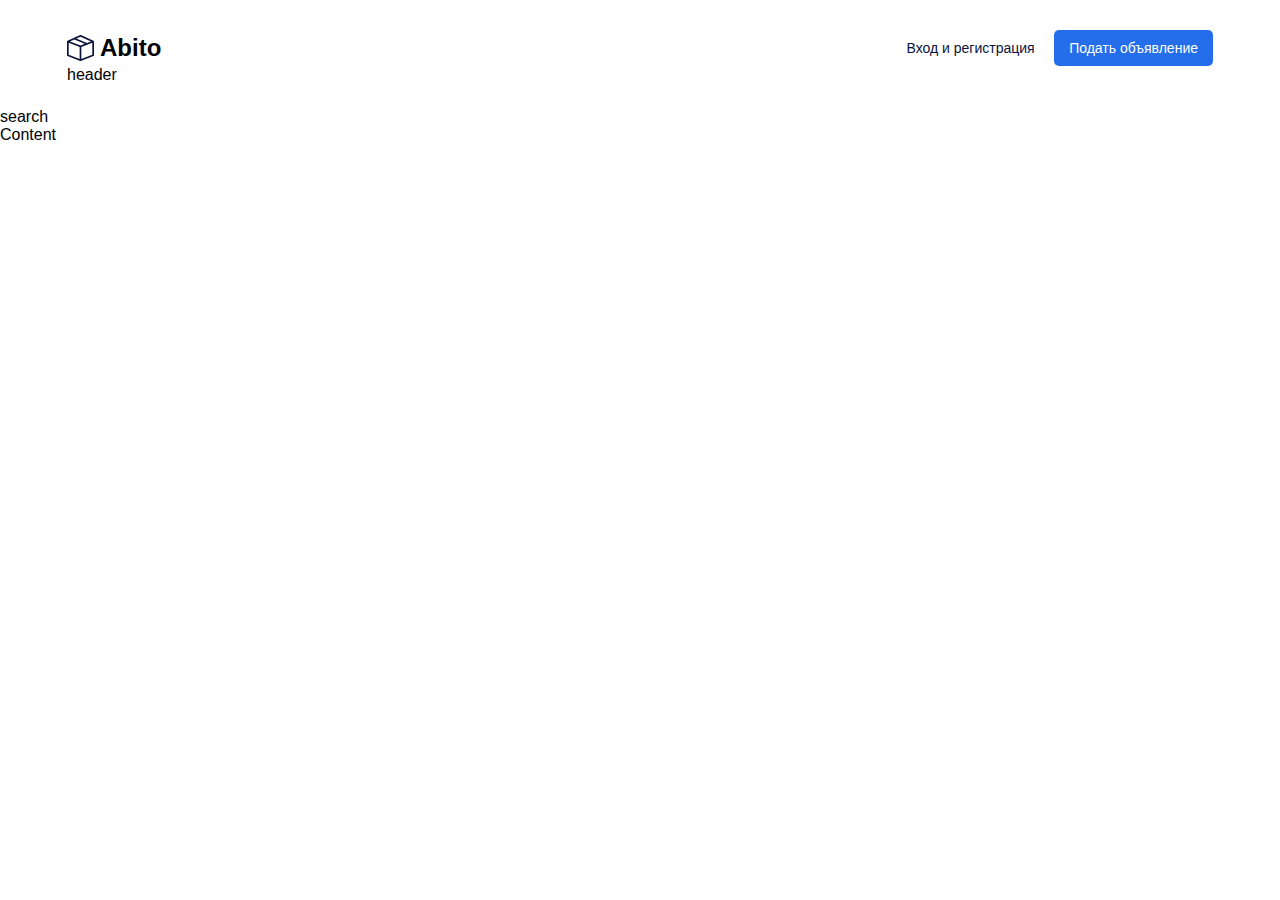
<file: index.html>
<!DOCTYPE html>
<html lang="ru">

<head>
  <meta charset="UTF-8">
  <meta name="viewport" content="width=device-width, initial-scale=1.0">
  <title>Document</title>

  <link href="style.css" rel="stylesheet">
  <link href="style-media.css" rel="stylesheet">

</head>

<body>
  <header class="header">
    <div class="container">
      <div class="header-box">
        <div class="header-logo">
          <img src="./image/logo.svg" alt="logo">
          <span>Abito</span>
        </div>
        <div class="header-controls">
          <button class="btn btn-outline">Вход и регистрация</button>
          <button class="btn btn-primary">Подать объявление</button>
        </div>
        <div class="header-burger">
          <img src="./image/burger.svg" alt="burger menu">
        </div>
      </div>
      header
    </div>
  </header>
  <div>search</div>
  <main>Content</main>
</body>

</html>
</file>
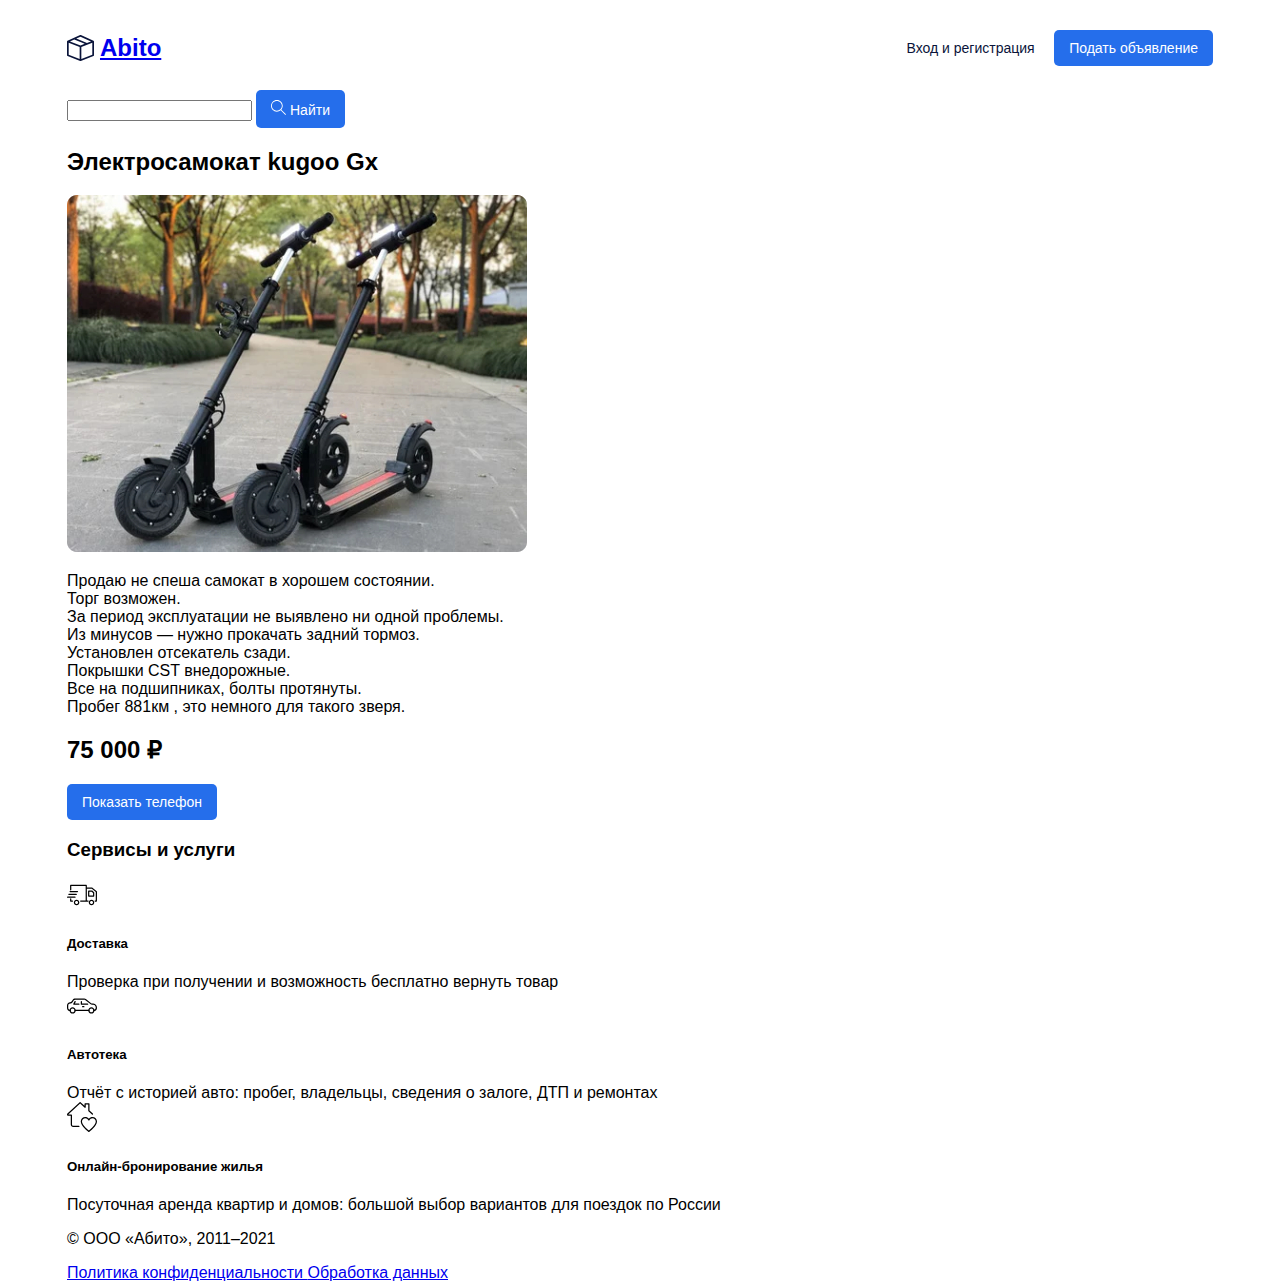
<file: product.html>
<!DOCTYPE html>
<html lang="ru">

<head>
  <meta charset="UTF-8">
  <meta name="viewport" content="width=device-width, initial-scale=1.0">
  <title>Abito</title>

  <link href="style.css" rel="stylesheet">
  <link href="style-media.css" rel="stylesheet">

</head>

<body>
  <header class="header">
    <div class="container">
      <div class="header-box">
        <a href="/" class="header-logo">
          <img src="./image/logo.svg" alt="logo">
          <span>Abito</span>
        </a>
        <div class="header-controls">
          <button class="btn btn-outline">Вход и регистрация</button>
          <button class="btn btn-primary">Подать объявление</button>
        </div>
        <div class="header-burger">
          <img src="./image/burger.svg" alt="burger menu">
        </div>
      </div>
    </div>
  </header>

  <main>
    <section class="search">
      <div class="container">
        <div class="search-box">
          <input type="text">

          <button class="btn btn-primary search-btn">
            <img class="search-btn__icon" src=" ./image/search.svg" alt="search">
            <span class="search-btn__text">Найти</span>
          </button>
        </div>
      </div>
    </section>

    <section class="content">
      <div class="container">
        <div class="content-box">
          <div class="content-product">
            <div class="content-product__left">
              <h2 class="content-product__title"> Электросамокат kugoo Gx </h2>

              <img class="content-product__img" src="./image/product-img.jpg" alt="product-image">

              <p class="content-product__text">
                Продаю не спеша самокат в хорошем состоянии.<br>
                Торг возможен.<br>
                За период эксплуатации не выявлено ни одной проблемы.<br>
                Из минусов — нужно прокачать задний тормоз.<br>
                Установлен отсекатель сзади.<br>
                Покрышки CST внедорожные.<br>
                Все на подшипниках, болты протянуты.<br>
                Пробег 881км , это немного для такого зверя.
              </p>
            </div>

            <div class="content-product__right">
              <h2 class="content-product__price"> 75 000 ₽ </h2>

              <button class="btn btn-primary btn-large">Показать телефон</button>
            </div>
          </div>

          <div class="content-side">
            <h3 class="content-said__title"> Сервисы и услуги </h3>

            <div class="content-said__box">
              <div class="content-said__list">
                <div class="content-said__list-item">
                  <img class="content-said__list-item--img" src="./image/side-info-1.svg" alt="">
                  <h5 class="content-said__list-item--title">
                    Доставка
                  </h5>
                  <div class="content-said__list-item--text">
                    Проверка при получении и возможность бесплатно вернуть товар
                  </div>
                </div>
                <div class="content-said__list-item">
                  <img class="content-said__list-item--img" src="./image/side-info-2.svg" alt="">
                  <h5 class="content-said__list-item--title">
                    Автотека
                  </h5>
                  <div class="content-said__list-item--text">
                    Отчёт с историей авто: пробег, владельцы, сведения о залоге, ДТП и ремонтах
                  </div>
                </div>
                <div class="content-said__list-item">
                  <img class="content-said__list-item--img" src="./image/side-info-3.svg" alt="">
                  <h5 class="content-said__list-item--title">
                    Онлайн-бронирование жилья
                  </h5>
                  <div class="content-said__list-item--text">
                    Посуточная аренда квартир и домов: большой выбор вариантов для поездок по России
                  </div>
                </div>
              </div>

              <div class="content-said__footer">
                <p class="content-said__footer--item">
                  © ООО «Абито», 2011–2021
                </p>
                <a href="#!" class="content-said__footer--item">
                  Политика конфиденциальности
                </a>
                <a href="#!" class="content-said__footer--item">
                  Обработка данных
                </a>
              </div>
            </div>

          </div>
        </div>
      </div>
    </section>
  </main>
</body>

</html>
</file>
<file: style.css>
* {
  box-sizing: border-box;
}

body {
  margin: 0;
  font-family: sans-serif;
}

.container {
  width: 100%;
  max-width: 1170px;
  padding: 0 12px;
  margin: 0 auto;
}

.btn {
  color: rgba(10, 20, 58, 1);

  font-size: 14px;
  font-weight: 400;
  padding: 10px 15px;
  border-radius: 5px;
  border: none;
  cursor: pointer;
}

.btn-outline {
  background-color: transparent;
}

.btn-primary {
  background: rgba(37, 110, 235, 1);
  color: rgba(255, 255, 255, 1);
}

.header {
  padding-top: 30px;
  padding-bottom: 24px;
}

.header-box {
  display: flex;
  justify-content: space-between;
  align-items: center;
}

.header-logo {
  display: flex;
  justify-content: start;
  align-items: center;
}

.header-logo span {
  line-height: 28px;
  font-size: 24px;
  font-weight: 700;
  margin-left: 6px;
}

/* .header-controls {} */

.header-burger {
  width: 30px;
  height: 19px;
  display: none;
}
</file>
<file: style-media.css>
@media (max-width: 1200px) {
  .container {
    max-width: 930px;
  }
}

@media (max-width: 991px) {
  .container {
    max-width: 730px;
  }
}

@media (max-width: 786px) {
  .container {
    max-width: 100%;
  }

  .header-controls {
    display: none;
  }

  .header-burger {
    display: block;
  }
}
</file>
